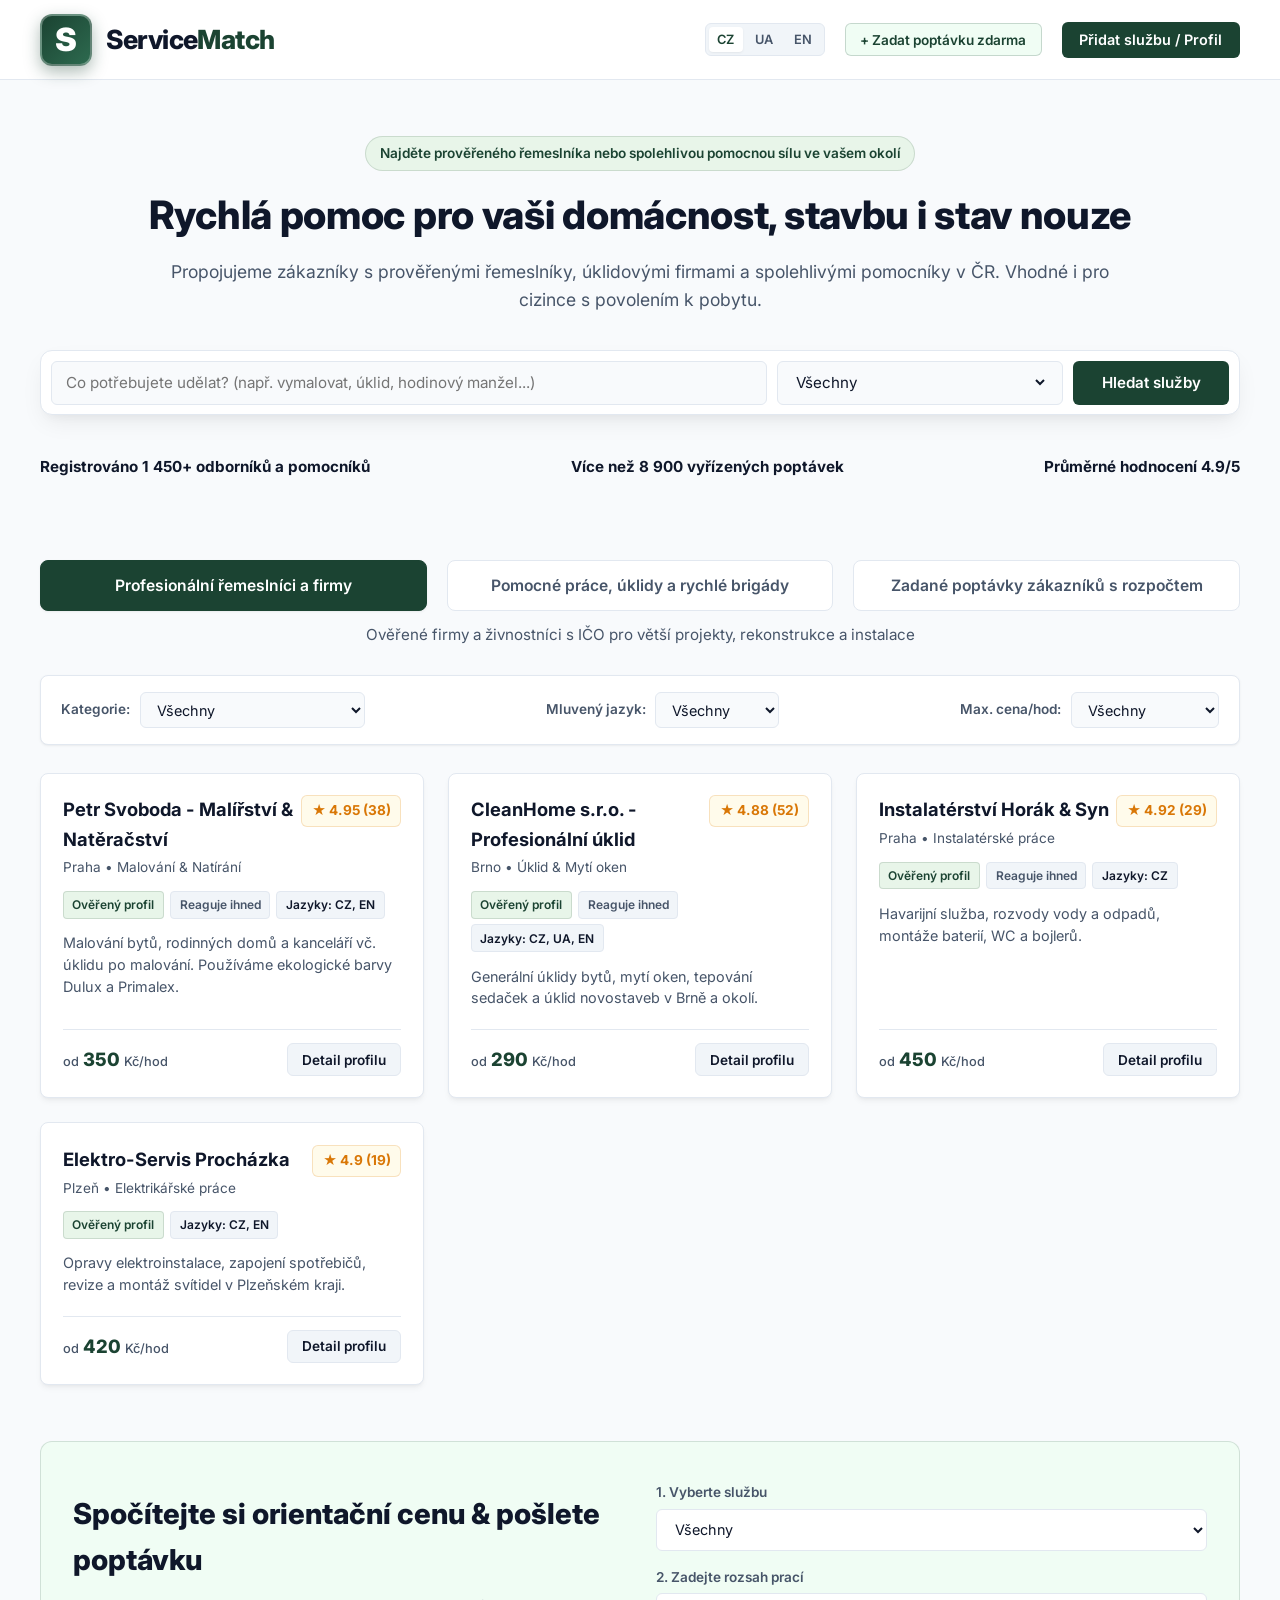
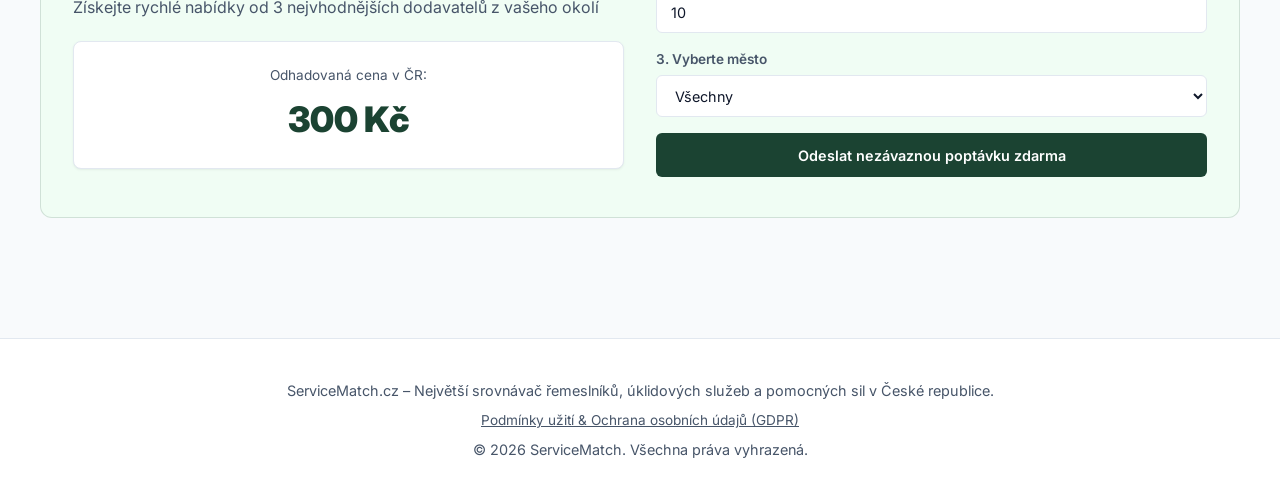
<file: index.html>
<!DOCTYPE html>
<html lang="cs">
<head>
  <meta charset="UTF-8">
  <meta name="viewport" content="width=device-width, initial-scale=1.0">
  <title>ServiceMatch.cz | Srovnávač řemeslníků & Pomocných prací</title>
  <meta name="description" content="Srovnávač a poptávkový portál pro řemeslníky, úklidové služby a pomocníky v ČR. Najděte odborníka nebo pomocnou sílu ve vašem okolí.">
  
  <!-- PWA Manifest & Mobile Icons -->
  <link rel="manifest" href="manifest.json">
  <meta name="theme-color" content="#1b4332">
  <meta name="apple-mobile-web-app-capable" content="yes">
  <meta name="apple-mobile-web-app-status-bar-style" content="black-translucent">
  <meta name="apple-mobile-web-app-title" content="ServiceMatch">
  
  <!-- Fonts -->
  <link rel="preconnect" href="https://fonts.googleapis.com">
  <link rel="preconnect" href="https://fonts.gstatic.com" crossorigin>
  <link href="https://fonts.googleapis.com/css2?family=Inter:wght@400;500;600;700;800;900&display=swap" rel="stylesheet">
  
  <!-- Custom CSS -->
  <link rel="stylesheet" href="css/styles.css">

  <!-- Google Analytics 4 (GA4) Tag Placeholder -->
  <script async src="https://www.googletagmanager.com/gtag/js?id=GA_MEASUREMENT_ID"></script>
  <script>
    window.dataLayer = window.dataLayer || [];
    function gtag(){dataLayer.push(arguments);}
    gtag('js', new Date());
    gtag('config', 'GA_MEASUREMENT_ID');
  </script>
</head>
<body>

  <!-- Navigation Bar -->
  <header class="navbar">
    <div class="nav-container">
      <a href="#" class="brand">
        <div class="brand-icon">S</div>
        <div class="brand-text">Service<span>Match</span></div>
      </a>

      <nav class="nav-menu">
        <!-- Language Selector -->
        <div class="lang-selector">
          <button class="lang-btn active" data-lang="cz">CZ</button>
          <button class="lang-btn" data-lang="ua">UA</button>
          <button class="lang-btn" data-lang="en">EN</button>
        </div>

        <button class="btn-card-action" id="btnOpenPostJob" style="background: var(--bg-green-soft); color: var(--green-dark); border-color: rgba(27,67,50,0.2);" data-i18n="navPostJob">
          + Zadat poptávku zdarma
        </button>

        <button class="btn-nav-action" id="btnOpenReg" data-i18n="navRegister">
          + Přidat službu / Profil
        </button>
      </nav>
    </div>
  </header>

  <!-- Hero Section (Aligned to exact 1200px width matching search & tabs) -->
  <section class="hero">
    <div class="hero-badge">
      <span data-i18n="tagline">Najděte prověřeného řemeslníka nebo spolehlivou pomocnou sílu ve vašem okolí</span>
    </div>
    <h1 class="hero-title" data-i18n="heroTitle">
      Rychlá pomoc pro vaši domácnost, stavbu i stav nouze
    </h1>
    <p class="hero-subtitle" data-i18n="heroSubtitle">
      Propojujeme zákazníky s prověřenými řemeslníky, úklidovými firmami a spolehlivými pomocníky v ČR. Vhodné i pro cizince s povolením k pobytu.
    </p>

    <!-- Main Search Card (100% aligned with 1200px grid) -->
    <div class="search-box-card">
      <div class="search-input-wrap">
        <input type="text" id="searchInput" placeholder="Co potřebujete udělat? (např. vymalovat, úklid, hodinový manžel...)" />
      </div>
      <div class="search-input-wrap">
        <select id="filterCity" class="city-select">
          <option value="all" data-i18n="citySelectAll">Všechna města v ČR</option>
        </select>
      </div>
      <button class="btn-search-main" id="btnSearchMain" data-i18n="btnSearch">
        Hledat služby
      </button>
    </div>

    <!-- Live Stats -->
    <div class="stats-bar">
      <div class="stat-item"><strong data-i18n="statsProviders">1 450+ odborníků a pomocníků</strong></div>
      <div class="stat-item"><strong data-i18n="statsJobs">8 900+ vyřízených poptávek</strong></div>
      <div class="stat-item"><strong data-i18n="statsRating">Průměrné hodnocení 4.9/5</strong></div>
    </div>
  </section>

  <!-- Main Marketplace Content -->
  <main class="main-content">
    
    <!-- Main Tabs (3 Equal Grid Columns matching Search Card width) -->
    <div class="tabs-container">
      <button class="tab-btn active" id="tabCraftsmen">
        <span data-i18n="tabCraftsmenTitle">Profesionální řemeslníci a firmy</span>
      </button>
      <button class="tab-btn" id="tabHelpers">
        <span data-i18n="tabHelpersTitle">Pomocné práce, úklidy a rychlé brigády</span>
      </button>
      <button class="tab-btn" id="tabDemands">
        <span data-i18n="tabDemandsTitle">Zadané poptávky zákazníků s rozpočtem</span>
      </button>
    </div>

    <p id="tabSubtitle" style="text-align: center; color: var(--text-muted); margin-top: -1.25rem; margin-bottom: 1.75rem; font-size: 0.95rem;" data-i18n="tabCraftsmenSubtitle">
      Ověřené firmy a živnostníci s IČO pro větší projekty, rekonstrukce a instalace
    </p>

    <!-- Filter Toolbar -->
    <div class="filter-toolbar">
      <div class="filter-group">
        <span class="filter-label" data-i18n="filterCategory">Kategorie:</span>
        <select id="filterCategory" class="filter-select category-select">
          <option value="all" data-i18n="filterAll">Všechny</option>
        </select>
      </div>

      <div class="filter-group" id="filterLangGroup">
        <span class="filter-label" data-i18n="filterLang">Jazyk:</span>
        <select id="filterLang" class="filter-select">
          <option value="all" data-i18n="filterAll">Všechny</option>
          <option value="CZ">Čeština</option>
          <option value="UA">Ukrajinština</option>
          <option value="EN">Angličtina</option>
        </select>
      </div>

      <div class="filter-group" id="filterPriceGroup">
        <span class="filter-label" data-i18n="filterPriceMax">Max. cena/hod:</span>
        <select id="filterPriceMax" class="filter-select">
          <option value="all" data-i18n="filterAll">Všechny</option>
          <option value="200">do 200 Kč/hod</option>
          <option value="300">do 300 Kč/hod</option>
          <option value="450">do 450 Kč/hod</option>
        </select>
      </div>
    </div>

    <!-- Dynamic Providers Grid -->
    <div class="cards-grid" id="providersGrid">
      <!-- Injected by JavaScript -->
    </div>

    <!-- Interactive Price & Quote Calculator -->
    <section class="calc-section" id="calcSection">
      <div class="calc-grid">
        <div class="calc-info">
          <h2 data-i18n="calcTitle">Spočítejte si orientační cenu & pošlete poptávku</h2>
          <p data-i18n="calcSubtitle">Získejte rychlé nabídky od 3 nejvhodnějších dodavatelů z vašeho okolí</p>
          
          <div class="price-display-box">
            <span style="font-size: 0.85rem; color: var(--text-muted);" data-i18n="calcEstPrice">Odhadovaná cena v ČR:</span>
            <div class="est-price-number" id="estPriceDisplay">2 400 Kč</div>
          </div>
        </div>

        <form class="calc-form" id="calcForm">
          <div class="form-group">
            <label data-i18n="calcStep1">1. Vyberte službu</label>
            <select id="calcCategory" class="category-select">
              <!-- Injected by JS -->
            </select>
          </div>

          <div class="form-group">
            <label data-i18n="calcStep2">2. Zadejte rozsah prací (hodiny / m²)</label>
            <input type="number" id="calcScope" value="10" min="1" max="500" required />
          </div>

          <div class="form-group">
            <label data-i18n="calcStep3">3. Vyberte město</label>
            <select id="calcCity" class="city-select">
              <!-- Injected by JS -->
            </select>
          </div>

          <button type="submit" class="btn-nav-action" style="padding: 0.85rem;" data-i18n="btnSendLead">
            Odeslat nezávaznou poptávku zdarma
          </button>
        </form>
      </div>
    </section>

  </main>

  <!-- Detail & Lead Modal -->
  <div class="modal-overlay" id="modalOverlay">
    <div class="modal-card">
      <button class="btn-close-modal" id="btnCloseModal">✕</button>
      <div id="modalBody">
        <!-- Injected by JavaScript -->
      </div>
    </div>
  </div>

  <!-- Provider / Helper Registration Modal -->
  <div class="modal-overlay" id="regModalOverlay">
    <div class="modal-card">
      <button class="btn-close-modal" id="btnCloseReg">✕</button>
      <h2 style="font-size: 1.6rem; margin-bottom: 0.35rem; color: var(--text-main);" data-i18n="regTitle">
        Nabízíte řemeslo nebo hledáte brigádu?
      </h2>
      <p style="color: var(--text-muted); margin-bottom: 1.25rem; font-size: 0.9rem;" data-i18n="regSubtitle">
        Vytvořte si profil zdarma a získejte přístup k stovkám zákazníků ve vašem městě
      </p>

      <form id="regForm" style="display: flex; flex-direction: column; gap: 0.85rem;">
        <div class="form-group">
          <label data-i18n="formName">Jméno / Název firmy:</label>
          <input type="text" id="regName" required placeholder="Např. Oksana T. / Jan Malíř" />
        </div>

        <div class="form-group">
          <label data-i18n="formRole">Jsem:</label>
          <select id="regRole">
            <option value="craftsman" data-i18n="roleCraftsman">Řemeslník / Firma (IČO)</option>
            <option value="helper" data-i18n="roleHelper">Pomocná síla / Brigádník</option>
          </select>
        </div>

        <div class="form-group">
          <label data-i18n="formCategory">Kategorie činnosti:</label>
          <select id="regCategory" class="category-select">
            <!-- Injected by JS -->
          </select>
        </div>

        <div class="form-group">
          <label data-i18n="formCity">Město působnosti:</label>
          <select id="regCity" class="city-select">
            <!-- Injected by JS -->
          </select>
        </div>

        <div class="form-group">
          <label data-i18n="formPrice">Požadovaná cena (Kč/hod):</label>
          <input type="number" id="regPrice" value="250" min="100" max="2000" required />
        </div>

        <div class="form-group">
          <label data-i18n="formPhone">Telefonní číslo:</label>
          <input type="tel" id="regPhone" required placeholder="+420 777 000 111" />
        </div>

        <div class="form-group">
          <label data-i18n="formLangs">Mluvené jazyky:</label>
          <div style="display: flex; gap: 1rem; color: var(--text-main); margin-top: 0.25rem; font-size: 0.9rem;">
            <label><input type="checkbox" class="reg-lang-check" value="CZ" checked /> Čeština</label>
            <label><input type="checkbox" class="reg-lang-check" value="UA" checked /> Ukrajinština</label>
            <label><input type="checkbox" class="reg-lang-check" value="EN" /> Angličtina</label>
          </div>
        </div>

        <div class="form-group">
          <label data-i18n="formBio">Krátký popis vašich zkušeností:</label>
          <textarea id="regBio" rows="3" required placeholder="Co přesně umíte, vaše zkušenosti a dostupnost..."></textarea>
        </div>

        <button type="submit" class="btn-nav-action" style="padding: 0.85rem;" data-i18n="btnSubmitReg">
          Vytvořit profil a získávat poptávky
        </button>
      </form>
    </div>
  </div>

  <!-- Post Job Demand Modal (For Customers) -->
  <div class="modal-overlay" id="postJobModalOverlay">
    <div class="modal-card">
      <button class="btn-close-modal" id="btnClosePostJob">✕</button>
      <h2 style="font-size: 1.6rem; margin-bottom: 0.35rem; color: var(--text-main);" data-i18n="postJobTitle">
        Zadejte vlastní poptávku zdarma
      </h2>
      <p style="color: var(--text-muted); margin-bottom: 1.25rem; font-size: 0.9rem;" data-i18n="postJobSubtitle">
        Popište, co potřebujete udělat a kolik za to nabízíte. Registrovaní řemeslníci a pomocníci se vám ozvou.
      </p>

      <form id="postJobForm" style="display: flex; flex-direction: column; gap: 0.85rem;">
        <div class="form-group">
          <label data-i18n="formJobTitle">Název poptávky / Co potřebujete udělat:</label>
          <input type="text" id="jobTitleInput" required placeholder="Např. Vymalování bytu 2+kk / Generální úklid" />
        </div>

        <div class="form-group">
          <label data-i18n="formCategory">Kategorie činnosti:</label>
          <select id="jobCategoryInput" class="category-select">
            <!-- Injected by JS -->
          </select>
        </div>

        <div class="form-group">
          <label data-i18n="formCity">Město:</label>
          <select id="jobCityInput" class="city-select">
            <!-- Injected by JS -->
          </select>
        </div>

        <div class="form-group">
          <label data-i18n="formJobBudget">Nabízený rozpočet (Kč):</label>
          <input type="number" id="jobBudgetInput" value="3000" min="200" step="100" required />
        </div>

        <div class="form-group">
          <label data-i18n="formJobDeadline">Požadovaný termín:</label>
          <input type="text" id="jobDeadlineInput" required placeholder="Např. Do konce týdne / Tento pátek" />
        </div>

        <div class="form-group">
          <label data-i18n="yourName">Vaše jméno:</label>
          <input type="text" id="jobCustomerName" required placeholder="Např. Petr M. (Praha 4)" />
        </div>

        <div class="form-group">
          <label data-i18n="formPhone">Telefonní číslo (Zobrazí se pouze ověřeným řemeslníkům):</label>
          <input type="tel" id="jobPhoneInput" required placeholder="+420 777 111 222" />
        </div>

        <div class="form-group">
          <label data-i18n="formBio">Podrobnější popis práce:</label>
          <textarea id="jobDescInput" rows="3" required placeholder="Rozsah práce, specifikace místa, přístupnost..."></textarea>
        </div>

        <button type="submit" class="btn-nav-action" style="padding: 0.85rem;" data-i18n="btnSubmitPostJob">
          Zveřejnit poptávku a získat nabídky
        </button>
      </form>
    </div>
  </div>

  <!-- Toast Container -->
  <div class="toast-container" id="toastContainer"></div>

  <!-- Footer -->
  <footer>
    <p data-i18n="footerDesc">ServiceMatch.cz – Největší srovnávač řemeslníků, úklidových služeb a pomocných sil v České republice.</p>
    <p style="margin-top: 0.5rem; font-size: 0.85rem;"><a href="vop.html" style="text-decoration: underline;">Podmínky užití & Ochrana osobních údajů (GDPR)</a></p>
    <p style="margin-top: 0.35rem;" data-i18n="footerRights">© 2026 ServiceMatch. Všechna práva vyhrazená.</p>
  </footer>

  <!-- Scripts -->
  <script src="js/i18n.js"></script>
  <script src="js/data.js"></script>
  <script src="js/app.js"></script>
</body>
</html>
</file>
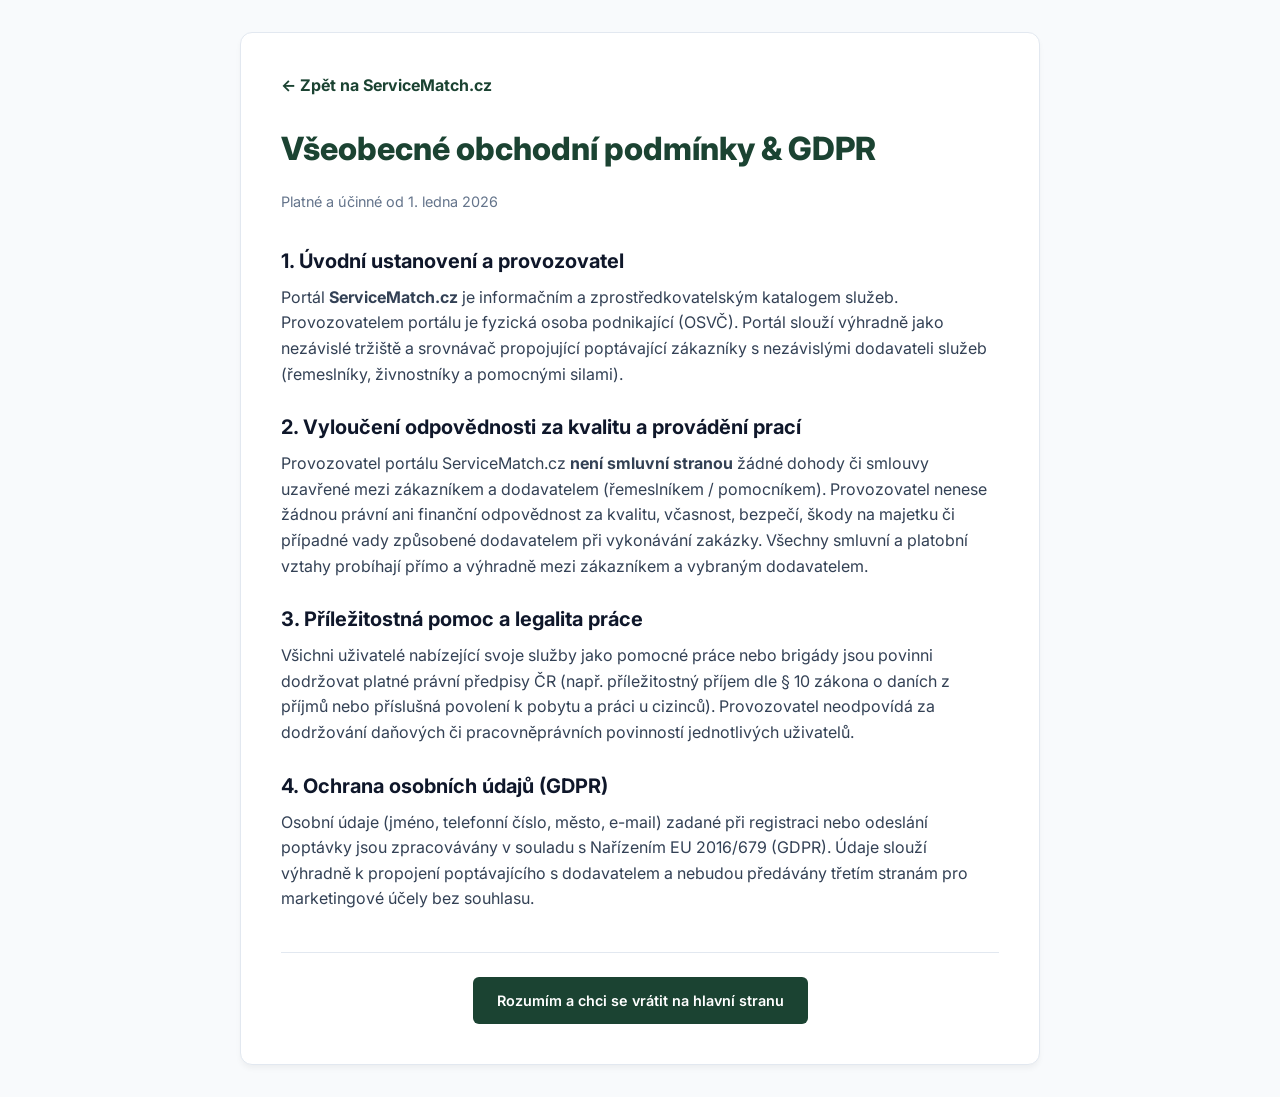
<file: vop.html>
<!DOCTYPE html>
<html lang="cs">
<head>
  <meta charset="UTF-8">
  <meta name="viewport" content="width=device-width, initial-scale=1.0">
  <title>Podmínky užití & Ochrana osobních údajů | ServiceMatch.cz</title>
  <link rel="preconnect" href="https://fonts.googleapis.com">
  <link rel="preconnect" href="https://fonts.gstatic.com" crossorigin>
  <link href="https://fonts.googleapis.com/css2?family=Inter:wght@400;500;600;700;800&display=swap" rel="stylesheet">
  <link rel="stylesheet" href="css/styles.css">
</head>
<body style="background: #f8fafc; color: #0f172a; padding: 2rem 1rem;">

  <div style="max-width: 800px; margin: 0 auto; background: #fff; border: 1px solid #e2e8f0; border-radius: 12px; padding: 2.5rem; box-shadow: 0 4px 6px -1px rgba(0,0,0,0.05);">
    <a href="index.html" style="color: #1b4332; font-weight: 700; text-decoration: none; display: inline-block; margin-bottom: 1.5rem;">← Zpět na ServiceMatch.cz</a>
    
    <h1 style="font-size: 2rem; font-weight: 800; margin-bottom: 1rem; color: #1b4332;">Všeobecné obchodní podmínky & GDPR</h1>
    <p style="color: #64748b; font-size: 0.9rem; margin-bottom: 2rem;">Platné a účinné od 1. ledna 2026</p>

    <h2 style="font-size: 1.25rem; font-weight: 700; margin-top: 1.5rem; margin-bottom: 0.5rem;">1. Úvodní ustanovení a provozovatel</h2>
    <p style="margin-bottom: 1rem; color: #334155; line-height: 1.6;">
      Portál <strong>ServiceMatch.cz</strong> je informačním a zprostředkovatelským katalogem služeb. Provozovatelem portálu je fyzická osoba podnikající (OSVČ). Portál slouží výhradně jako nezávislé tržiště a srovnávač propojující poptávající zákazníky s nezávislými dodavateli služeb (řemeslníky, živnostníky a pomocnými silami).
    </p>

    <h2 style="font-size: 1.25rem; font-weight: 700; margin-top: 1.5rem; margin-bottom: 0.5rem;">2. Vyloučení odpovědnosti za kvalitu a provádění prací</h2>
    <p style="margin-bottom: 1rem; color: #334155; line-height: 1.6;">
      Provozovatel portálu ServiceMatch.cz <strong>není smluvní stranou</strong> žádné dohody či smlouvy uzavřené mezi zákazníkem a dodavatelem (řemeslníkem / pomocníkem). Provozovatel nenese žádnou právní ani finanční odpovědnost za kvalitu, včasnost, bezpečí, škody na majetku či případné vady způsobené dodavatelem při vykonávání zakázky. Všechny smluvní a platobní vztahy probíhají přímo a výhradně mezi zákazníkem a vybraným dodavatelem.
    </p>

    <h2 style="font-size: 1.25rem; font-weight: 700; margin-top: 1.5rem; margin-bottom: 0.5rem;">3. Příležitostná pomoc a legalita práce</h2>
    <p style="margin-bottom: 1rem; color: #334155; line-height: 1.6;">
      Všichni uživatelé nabízející svoje služby jako pomocné práce nebo brigády jsou povinni dodržovat platné právní předpisy ČR (např. příležitostný příjem dle § 10 zákona o daních z příjmů nebo příslušná povolení k pobytu a práci u cizinců). Provozovatel neodpovídá za dodržování daňových či pracovněprávních povinností jednotlivých uživatelů.
    </p>

    <h2 style="font-size: 1.25rem; font-weight: 700; margin-top: 1.5rem; margin-bottom: 0.5rem;">4. Ochrana osobních údajů (GDPR)</h2>
    <p style="margin-bottom: 1rem; color: #334155; line-height: 1.6;">
      Osobní údaje (jméno, telefonní číslo, město, e-mail) zadané při registraci nebo odeslání poptávky jsou zpracovávány v souladu s Nařízením EU 2016/679 (GDPR). Údaje slouží výhradně k propojení poptávajícího s dodavatelem a nebudou předávány třetím stranám pro marketingové účely bez souhlasu.
    </p>

    <div style="margin-top: 2.5rem; padding-top: 1.5rem; border-top: 1px solid #e2e8f0; text-align: center;">
      <a href="index.html" class="btn-nav-action" style="display: inline-block; padding: 0.75rem 1.5rem;">Rozumím a chci se vrátit na hlavní stranu</a>
    </div>
  </div>

</body>
</html>
</file>
<file: css/styles.css>
/* ==========================================================================
   ServisMatch - Professional Light Theme with Extra Large Glowing Logo Icon
   ========================================================================== */

:root {
  --font-family: 'Inter', system-ui, -apple-system, BlinkMacSystemFont, 'Segoe UI', Roboto, sans-serif;
  
  /* Color Palette - Clean Light Theme */
  --bg-page: #f8fafc;
  --bg-card: #ffffff;
  --bg-card-subtle: #f1f5f9;
  --bg-green-soft: #f0fdf4;
  --border-color: #e2e8f0;
  --border-focus: #1b4332;
  
  /* Forest / Dark Green Palette */
  --green-dark: #1b4332;
  --green-dark-hover: #2d6a4f;
  --green-muted: #40916c;
  --green-chip-bg: #e8f5e9;
  --green-chip-text: #1b4332;
  
  --amber-rating: #d97706;
  --amber-bg: #fffbeb;
  
  --text-main: #0f172a;
  --text-muted: #475569;
  --text-dim: #94a3b8;
  
  --shadow-subtle: 0 1px 3px 0 rgba(0, 0, 0, 0.05), 0 1px 2px -1px rgba(0, 0, 0, 0.05);
  --shadow-card: 0 4px 6px -1px rgba(0, 0, 0, 0.05), 0 2px 4px -2px rgba(0, 0, 0, 0.05);
  --shadow-float: 0 10px 25px -5px rgba(0, 0, 0, 0.08), 0 8px 10px -6px rgba(0, 0, 0, 0.04);
  
  --radius-lg: 12px;
  --radius-md: 8px;
  --radius-sm: 6px;
  --transition-fast: all 0.15s ease-in-out;
  --transition-smooth: all 0.25s ease-in-out;
}

/* Reset & Base */
*, *::before, *::after {
  box-sizing: border-box;
  margin: 0;
  padding: 0;
}

body {
  font-family: var(--font-family);
  background-color: var(--bg-page);
  color: var(--text-main);
  line-height: 1.6;
  min-height: 100vh;
  overflow-x: hidden;
  -webkit-font-smoothing: antialiased;
}

a {
  color: inherit;
  text-decoration: none;
}

button, input, select, textarea {
  font-family: inherit;
  font-size: inherit;
}

/* Header & Navbar */
.navbar {
  position: sticky;
  top: 0;
  z-index: 100;
  background: rgba(255, 255, 255, 0.95);
  backdrop-filter: blur(8px);
  -webkit-backdrop-filter: blur(8px);
  border-bottom: 1px solid var(--border-color);
  padding: 0.85rem 2rem;
}

.nav-container {
  max-width: 1200px;
  margin: 0 auto;
  display: flex;
  justify-content: space-between;
  align-items: center;
}

/* Premium Enriched Brand Logo with Huge Glowing S Icon */
.brand {
  display: flex;
  align-items: center;
  gap: 0.85rem;
  font-size: 1.65rem;
  font-weight: 900;
  letter-spacing: -0.6px;
  color: var(--text-main);
  transition: var(--transition-fast);
}

.brand:hover {
  transform: translateY(-1px);
}

.brand-icon {
  width: 52px;
  height: 52px;
  background: linear-gradient(135deg, var(--green-dark) 0%, var(--green-dark-hover) 100%);
  color: #ffffff;
  border-radius: 12px;
  display: flex;
  align-items: center;
  justify-content: center;
  font-size: 2rem;
  font-weight: 900;
  box-shadow: 0 6px 16px rgba(27, 67, 50, 0.35);
  border: 2px solid rgba(255, 255, 255, 0.3);
}

.brand-text {
  font-size: 1.65rem;
  font-weight: 800;
}

.brand-text span {
  color: var(--green-dark);
}

.nav-menu {
  display: flex;
  align-items: center;
  gap: 1.25rem;
}

.btn-nav-action {
  background: var(--green-dark);
  color: #fff;
  font-weight: 600;
  font-size: 0.9rem;
  padding: 0.6rem 1.1rem;
  border-radius: var(--radius-sm);
  border: none;
  cursor: pointer;
  transition: var(--transition-fast);
}

.btn-nav-action:hover {
  background: var(--green-dark-hover);
  transform: translateY(-1px);
}

/* Multi-language Selector */
.lang-selector {
  display: flex;
  align-items: center;
  background: var(--bg-card-subtle);
  border: 1px solid var(--border-color);
  border-radius: var(--radius-sm);
  padding: 0.2rem;
  gap: 0.2rem;
}

.lang-btn {
  background: transparent;
  border: none;
  color: var(--text-muted);
  font-weight: 600;
  padding: 0.3rem 0.55rem;
  border-radius: 4px;
  cursor: pointer;
  font-size: 0.8rem;
  transition: var(--transition-fast);
}

.lang-btn:hover {
  color: var(--text-main);
}

.lang-btn.active {
  background: #fff;
  color: var(--green-dark);
  box-shadow: var(--shadow-subtle);
}

/* Hero Section (Aligned to 1200px Grid Width) */
.hero {
  padding: 3.5rem 0 2.5rem;
  text-align: center;
  max-width: 1200px;
  margin: 0 auto;
  width: 100%;
}

.hero-badge {
  display: inline-block;
  background: var(--green-chip-bg);
  color: var(--green-dark);
  font-weight: 600;
  font-size: 0.85rem;
  padding: 0.35rem 0.85rem;
  border-radius: 50px;
  margin-bottom: 1.25rem;
  border: 1px solid rgba(27, 67, 50, 0.15);
}

.hero-title {
  font-size: 2.45rem;
  font-weight: 800;
  line-height: 1.2;
  color: var(--text-main);
  margin-bottom: 1.25rem;
  letter-spacing: -0.3px;
  width: 100%;
  max-width: 1200px;
  margin-left: auto;
  margin-right: auto;
  white-space: nowrap;
}

.hero-subtitle {
  font-size: 1.1rem;
  color: var(--text-muted);
  margin-bottom: 2.25rem;
  max-width: 950px;
  margin-left: auto;
  margin-right: auto;
}

/* Search Box Component (Stretched to 1200px Grid) */
.search-box-card {
  background: var(--bg-card);
  border: 1px solid var(--border-color);
  border-radius: var(--radius-lg);
  padding: 0.6rem;
  box-shadow: var(--shadow-float);
  display: grid;
  grid-template-columns: 2.5fr 1fr auto;
  gap: 0.6rem;
  margin-bottom: 2.5rem;
  width: 100%;
}

.search-input-wrap {
  display: flex;
  align-items: center;
  background: var(--bg-page);
  border: 1px solid var(--border-color);
  border-radius: var(--radius-sm);
  padding: 0.65rem 0.9rem;
}

.search-input-wrap input, .search-input-wrap select {
  background: transparent;
  border: none;
  outline: none;
  color: var(--text-main);
  width: 100%;
  font-size: 0.95rem;
}

.btn-search-main {
  background: var(--green-dark);
  color: #fff;
  border: none;
  border-radius: var(--radius-sm);
  padding: 0.75rem 1.8rem;
  font-weight: 600;
  font-size: 0.95rem;
  cursor: pointer;
  transition: var(--transition-fast);
}

.btn-search-main:hover {
  background: var(--green-dark-hover);
}

/* Stats Counter */
.stats-bar {
  display: flex;
  justify-content: space-between;
  align-items: center;
  max-width: 1200px;
  margin: 0 auto 2.5rem;
  color: var(--text-muted);
  font-size: 0.95rem;
  width: 100%;
  gap: 1rem;
}

.stat-item {
  white-space: nowrap;
}

.stat-item strong {
  color: var(--text-main);
  font-weight: 700;
}

/* Main Container & Tabs (1200px Grid Width) */
.main-content {
  max-width: 1200px;
  margin: 0 auto;
  padding: 0 0 4rem;
}

.tabs-container {
  display: grid;
  grid-template-columns: 1fr 1fr 1fr;
  gap: 1.25rem;
  margin-bottom: 2rem;
  width: 100%;
}

.tab-btn {
  background: #fff;
  border: 1px solid var(--border-color);
  color: var(--text-muted);
  padding: 0.95rem 1.25rem;
  border-radius: var(--radius-md);
  font-size: 0.98rem;
  font-weight: 600;
  cursor: pointer;
  transition: var(--transition-fast);
  text-align: center;
  width: 100%;
}

.tab-btn:hover {
  border-color: var(--green-muted);
  color: var(--text-main);
}

.tab-btn.active {
  background: var(--green-dark);
  color: #fff;
  border-color: var(--green-dark);
  box-shadow: var(--shadow-subtle);
}

/* Filter Toolbar */
.filter-toolbar {
  background: var(--bg-card);
  border: 1px solid var(--border-color);
  border-radius: var(--radius-md);
  padding: 1rem 1.25rem;
  margin-bottom: 1.75rem;
  display: flex;
  flex-wrap: wrap;
  align-items: center;
  justify-content: space-between;
  gap: 1rem;
  box-shadow: var(--shadow-subtle);
  width: 100%;
}

.filter-group {
  display: flex;
  align-items: center;
  gap: 0.6rem;
}

.filter-label {
  color: var(--text-muted);
  font-size: 0.85rem;
  font-weight: 600;
}

.filter-select {
  background: var(--bg-page);
  border: 1px solid var(--border-color);
  color: var(--text-main);
  padding: 0.45rem 0.75rem;
  border-radius: var(--radius-sm);
  outline: none;
  font-size: 0.9rem;
}

.filter-select:focus {
  border-color: var(--border-focus);
}

/* Cards Grid */
.cards-grid {
  display: grid;
  grid-template-columns: repeat(auto-fill, minmax(350px, 1fr));
  gap: 1.5rem;
  width: 100%;
}

.provider-card {
  background: var(--bg-card);
  border: 1px solid var(--border-color);
  border-radius: var(--radius-md);
  padding: 1.35rem;
  transition: var(--transition-smooth);
  display: flex;
  flex-direction: column;
  justify-content: space-between;
  box-shadow: var(--shadow-card);
}

.provider-card:hover {
  border-color: var(--green-muted);
  box-shadow: var(--shadow-float);
  transform: translateY(-2px);
}

.card-header {
  display: flex;
  justify-content: space-between;
  align-items: flex-start;
  margin-bottom: 0.75rem;
}

.provider-title {
  font-size: 1.15rem;
  font-weight: 700;
  color: var(--text-main);
  margin-bottom: 0.2rem;
}

.provider-meta {
  font-size: 0.85rem;
  color: var(--text-muted);
}

.rating-badge {
  background: var(--amber-bg);
  color: var(--amber-rating);
  font-weight: 700;
  font-size: 0.85rem;
  padding: 0.25rem 0.6rem;
  border-radius: var(--radius-sm);
  border: 1px solid rgba(217, 119, 6, 0.2);
  white-space: nowrap;
  display: inline-flex;
  align-items: center;
  flex-shrink: 0;
}

.badges-row {
  display: flex;
  flex-wrap: wrap;
  gap: 0.35rem;
  margin-bottom: 0.85rem;
}

.chip-badge {
  font-size: 0.75rem;
  font-weight: 600;
  padding: 0.2rem 0.55rem;
  border-radius: 4px;
}

.chip-verified {
  background: var(--green-chip-bg);
  color: var(--green-dark);
  border: 1px solid rgba(27, 67, 50, 0.15);
}

.chip-fast {
  background: var(--bg-card-subtle);
  color: var(--text-muted);
  border: 1px solid var(--border-color);
}

.chip-lang {
  background: var(--bg-card-subtle);
  color: var(--text-main);
  border: 1px solid var(--border-color);
}

.provider-bio {
  color: var(--text-muted);
  font-size: 0.9rem;
  margin-bottom: 1.25rem;
  line-height: 1.5;
  display: -webkit-box;
  -webkit-line-clamp: 3;
  -webkit-box-orient: vertical;
  overflow: hidden;
}

.card-footer {
  border-top: 1px solid var(--border-color);
  padding-top: 0.85rem;
  display: flex;
  justify-content: space-between;
  align-items: center;
}

.price-tag {
  font-size: 1.15rem;
  font-weight: 800;
  color: var(--green-dark);
}

.price-tag span {
  font-size: 0.8rem;
  font-weight: 500;
  color: var(--text-muted);
}

.btn-card-action {
  background: var(--bg-card-subtle);
  color: var(--text-main);
  border: 1px solid var(--border-color);
  padding: 0.45rem 0.9rem;
  border-radius: var(--radius-sm);
  font-weight: 600;
  font-size: 0.85rem;
  cursor: pointer;
  transition: var(--transition-fast);
}

.btn-card-action:hover {
  background: var(--green-dark);
  color: #fff;
  border-color: var(--green-dark);
}

/* Calculator Section */
.calc-section {
  background: var(--bg-green-soft);
  border: 1px solid rgba(27, 67, 50, 0.15);
  border-radius: var(--radius-lg);
  padding: 2.5rem 2rem;
  margin: 3.5rem 0;
  width: 100%;
}

.calc-grid {
  display: grid;
  grid-template-columns: 1fr 1fr;
  gap: 2rem;
  align-items: center;
}

.calc-info h2 {
  font-size: 1.8rem;
  font-weight: 800;
  color: var(--text-main);
  margin-bottom: 0.75rem;
}

.calc-info p {
  color: var(--text-muted);
  font-size: 1rem;
  margin-bottom: 1.25rem;
}

.price-display-box {
  background: #fff;
  border: 1px solid var(--border-color);
  border-radius: var(--radius-md);
  padding: 1.25rem;
  text-align: center;
  box-shadow: var(--shadow-subtle);
}

.est-price-number {
  font-size: 2.2rem;
  font-weight: 900;
  color: var(--green-dark);
  margin-top: 0.25rem;
}

.calc-form {
  display: flex;
  flex-direction: column;
  gap: 1rem;
}

.form-group label {
  display: block;
  font-size: 0.85rem;
  font-weight: 600;
  color: var(--text-muted);
  margin-bottom: 0.3rem;
}

.form-group input, .form-group select, .form-group textarea {
  width: 100%;
  background: #fff;
  border: 1px solid var(--border-color);
  border-radius: var(--radius-sm);
  padding: 0.65rem 0.85rem;
  color: var(--text-main);
  outline: none;
  font-size: 0.9rem;
}

.form-group input:focus, .form-group select:focus {
  border-color: var(--border-focus);
}

/* Modals */
.modal-overlay {
  position: fixed;
  top: 0;
  left: 0;
  width: 100vw;
  height: 100vh;
  background: rgba(15, 23, 42, 0.6);
  backdrop-filter: blur(4px);
  z-index: 1000;
  display: flex;
  align-items: center;
  justify-content: center;
  opacity: 0;
  pointer-events: none;
  transition: opacity 0.2s ease;
}

.modal-overlay.active {
  opacity: 1;
  pointer-events: all;
}

.modal-card {
  background: #fff;
  border: 1px solid var(--border-color);
  border-radius: var(--radius-lg);
  width: 90%;
  max-width: 600px;
  max-height: 90vh;
  overflow-y: auto;
  padding: 2rem;
  position: relative;
  box-shadow: var(--shadow-float);
  color: var(--text-main);
}

.btn-close-modal {
  position: absolute;
  top: 1rem;
  right: 1rem;
  background: var(--bg-card-subtle);
  border: 1px solid var(--border-color);
  color: var(--text-muted);
  width: 30px;
  height: 30px;
  border-radius: 50%;
  cursor: pointer;
  font-weight: 700;
}

.btn-close-modal:hover {
  color: var(--text-main);
  background: var(--border-color);
}

.gallery-grid {
  display: grid;
  grid-template-columns: 1fr 1fr;
  gap: 0.75rem;
  margin: 1rem 0;
}

.gallery-grid img {
  width: 100%;
  height: 130px;
  object-fit: cover;
  border-radius: var(--radius-sm);
  border: 1px solid var(--border-color);
}

/* Toast Notifications */
.toast-container {
  position: fixed;
  bottom: 2rem;
  right: 2rem;
  z-index: 2000;
  display: flex;
  flex-direction: column;
  gap: 0.5rem;
}

.toast {
  background: var(--green-dark);
  color: #fff;
  padding: 0.85rem 1.25rem;
  border-radius: var(--radius-sm);
  box-shadow: var(--shadow-float);
  display: flex;
  align-items: center;
  gap: 0.5rem;
  font-size: 0.9rem;
  font-weight: 500;
}

/* Footer */
footer {
  border-top: 1px solid var(--border-color);
  background: #fff;
  padding: 2.5rem 1.5rem 1.5rem;
  text-align: center;
  color: var(--text-muted);
  font-size: 0.9rem;
}

/* Responsive */
@media (max-width: 1240px) {
  .hero, .main-content {
    padding-left: 1.5rem;
    padding-right: 1.5rem;
  }
  .hero-title {
    white-space: normal;
    font-size: 2rem;
  }
}

@media (max-width: 950px) {
  .search-box-card { grid-template-columns: 1fr; }
  .tabs-container { grid-template-columns: 1fr; }
  .calc-grid { grid-template-columns: 1fr; }
  .stats-bar { flex-direction: column; gap: 0.35rem; align-items: center; }
}
</file>
